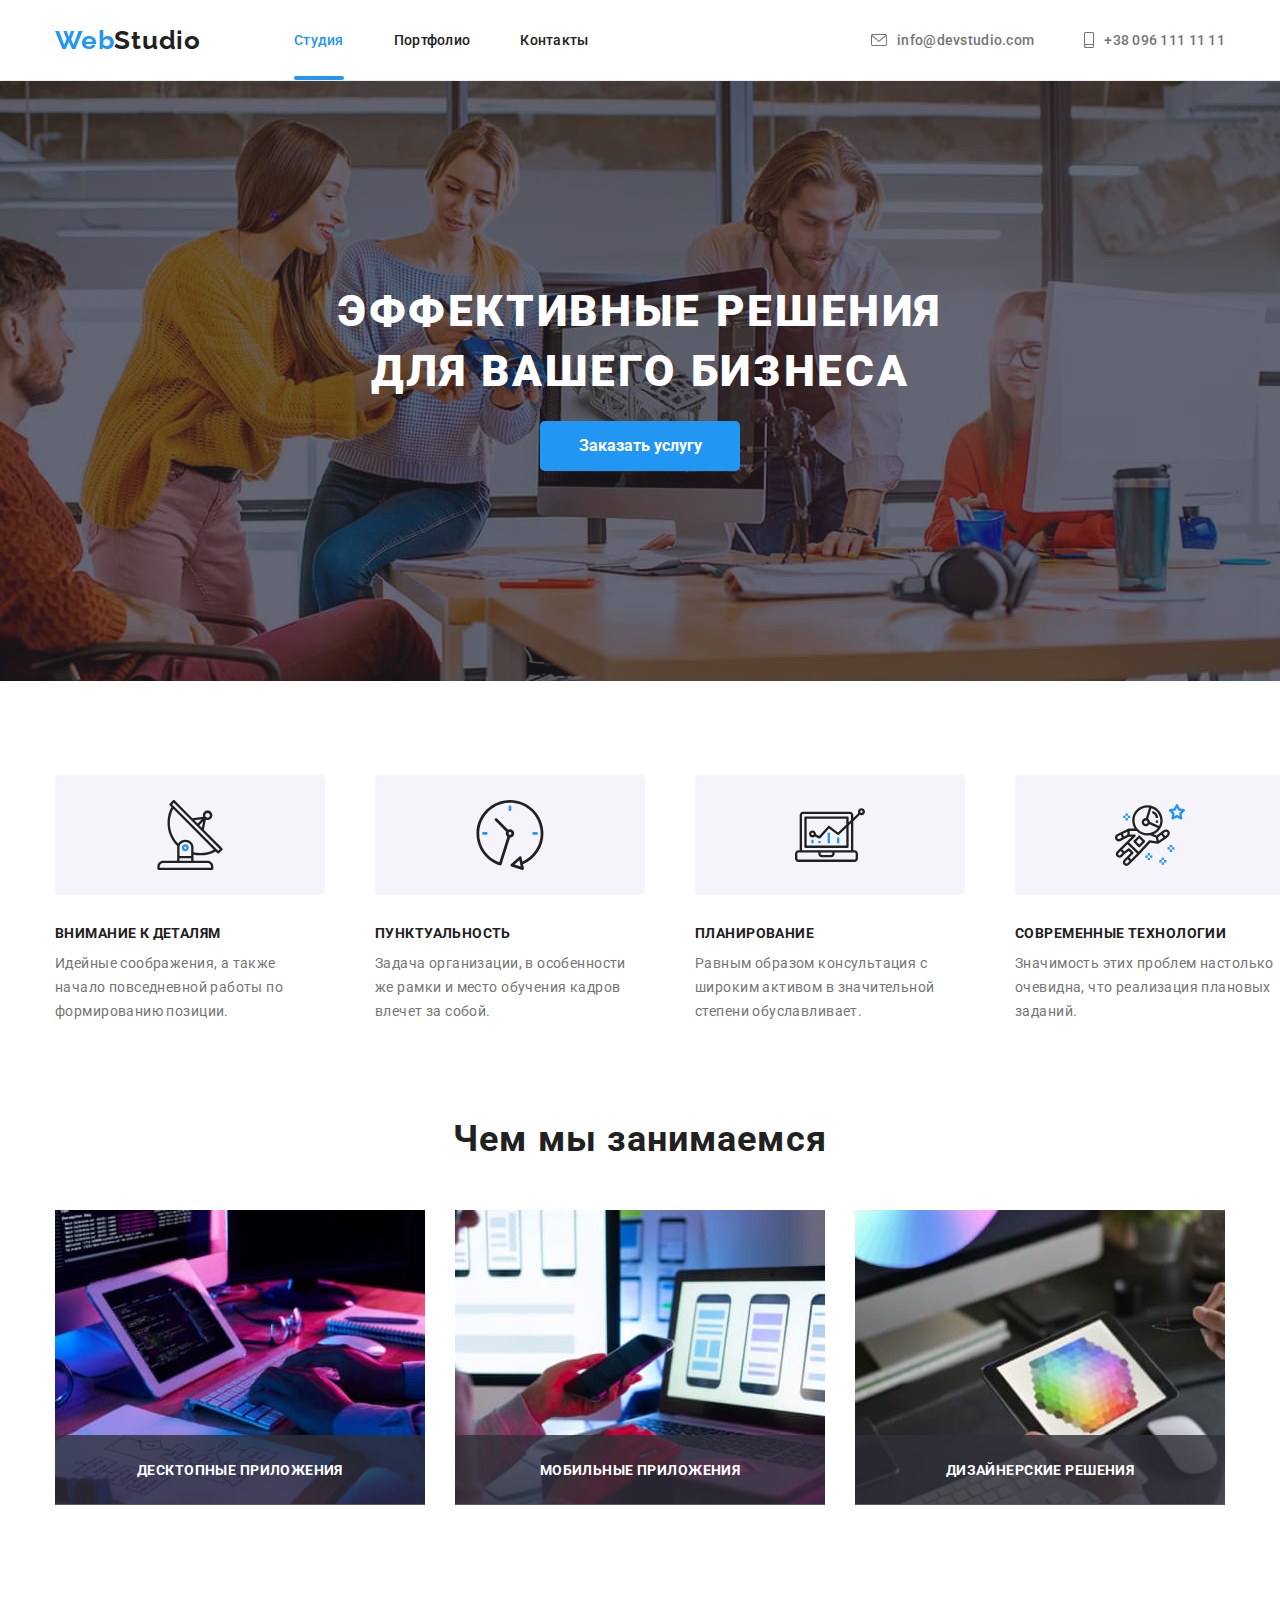
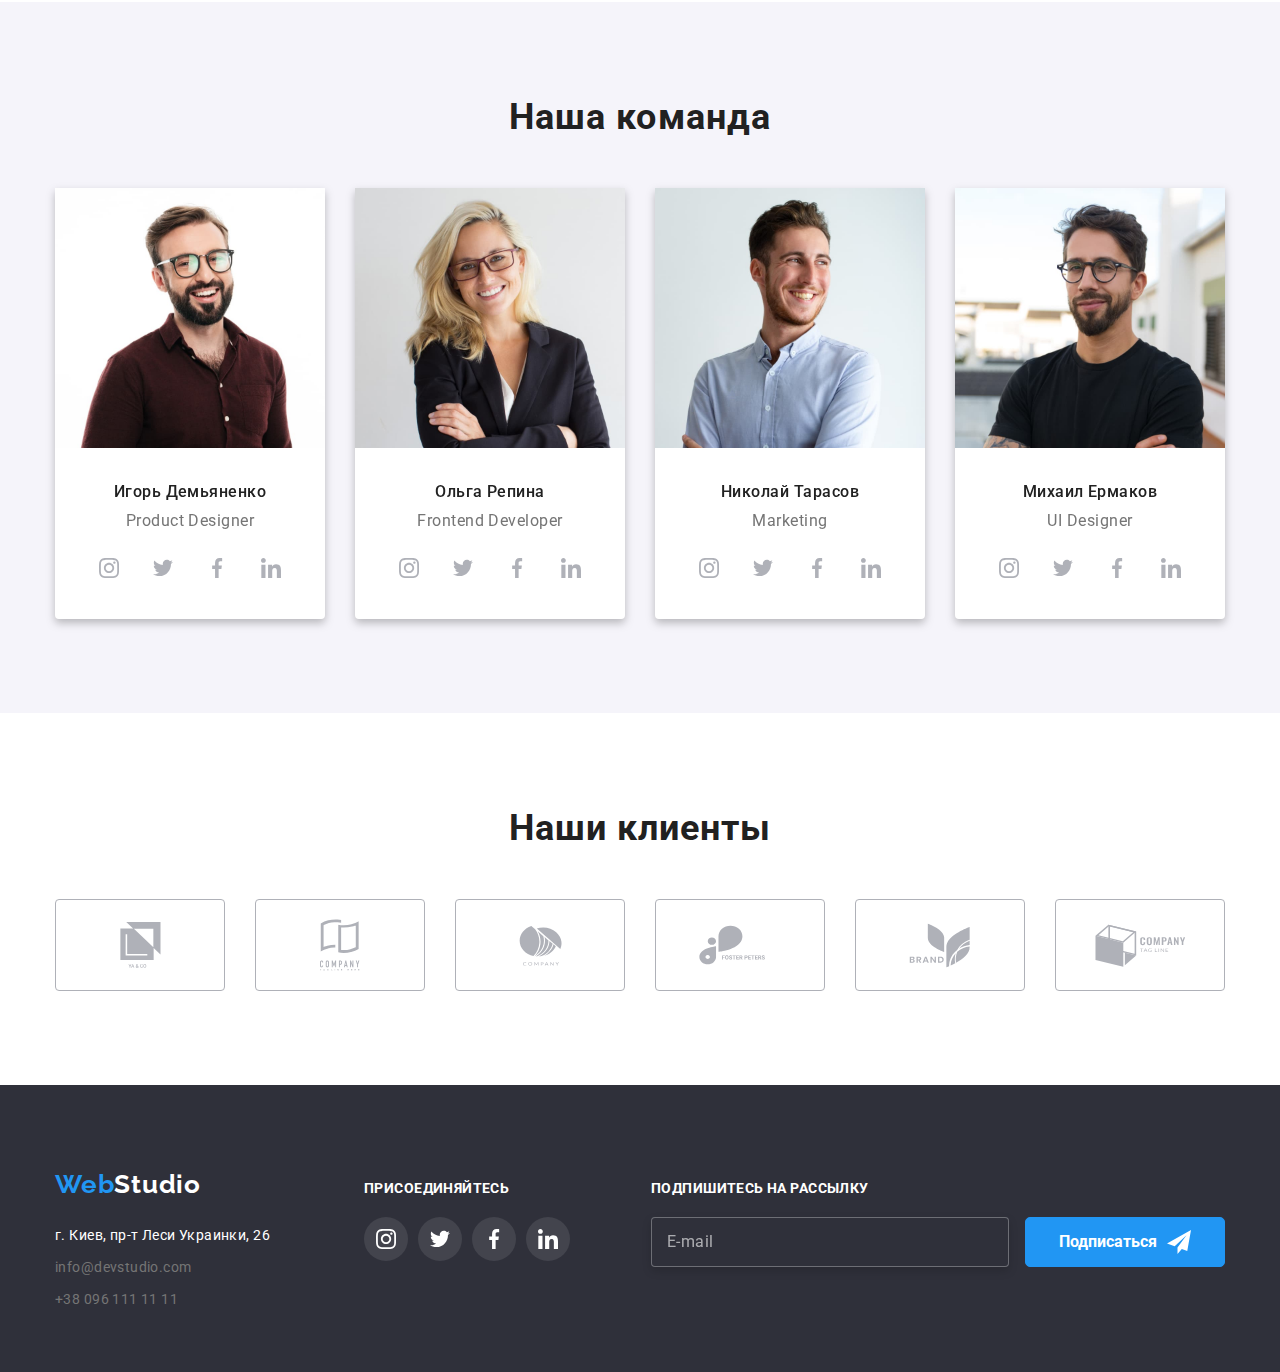
<file: index.html>
<!DOCTYPE html>
<html lang="en">

<head>
   <meta charset="UTF-8">
   <meta http-equiv="X-UA-Compatible" content="IE=edge">
   <meta name="viewport" content="width=device-width, initial-scale=1.0">
   <title>WebStudio</title>
   <link rel="preconnect" href="https://fonts.gstatic.com">
   <link
      href="https://fonts.googleapis.com/css2?family=Raleway:wght@700&family=Roboto:wght@400;500;700;900&display=swap"
      rel="stylesheet">
   <link rel="stylesheet" href="./css/main.min.css">
</head>

<body>
   <!-- Header -->
   <header class="header">
      <div class="container header-section">
         <!-- Название/логотип компании -->
         <a href="./index.html" class="main-logo">
            <span class="main-logo__first-part">Web</span>Studio
         </a>
         <!-- Навигация по сайту -->
         <nav>
            <ul class="navigation">
               <li class="navigation__item">
                  <a href="./index.html" class="navigation__link navigation__link--active">Студия</a>
               </li>
               <li class="navigation__item">
                  <a href="./potfolio.html" class="navigation__link">Портфолио</a>
               </li>
               <li class="navigation__item">
                  <a href="" class="navigation__link">Контакты</a>
               </li>
            </ul>
         </nav>
         <!-- Контакты -->
         <ul class="contact">
            <li class="contact__item">
               <a href="malito:info@devstudio.com" class="contact__links">
                  <svg class="contact__icons" width="16" height="12">
                     <use href="./images/icons.svg#icon-envelope"></use>
                  </svg>
                  info@devstudio.com
               </a>
            </li>
            <li class="contact__item">
               <a href="tel:+380961111111" class="contact__links">
                  <svg class="contact__icons" width="10" height="16">
                     <use href="./images/icons.svg#icon-smartphone"></use>
                  </svg>
                  +38 096 111 11 11
               </a>
            </li>
         </ul>
      </div>
   </header>
   <!-- Main -->
   <main>
      <!-- Секция - главный посыл -->
      <section class="service">
         <div class="hero-section">
            <h1 class="hero-section__header">Эффективные решения<br>для вашего бизнеса</h1>
            <button type="button" class="main-button hero-section__button" data-modal-open>Заказать услугу</button>
         </div>
         <div class="backdrop is-hidden" data-modal>
            <div class="modal">
               <button class="modal__close-button" data-modal-close>
                  <svg width="18px" height="18px">
                     <use href="./images/icons.svg#icon-close-button"></use>
                  </svg>
               </button>
               <form action="" autocomplete="on" class="js-speaker-form">
                  <h2 class="form-header">Оставьте свои данные, мы вам перезвоним</h2>
                  <div class="form-feild">
                     <label for="name" class="form-feild__label">Имя</label>
                     <div class="form-feild__input-parts">
                        <input type="text" name="name" id="name" class="form-feild__input">
                        <svg class="form-feild__icon" width="18px" height="18px">
                           <use href="./images/icons.svg#icon-form-person"></use>
                        </svg>
                     </div>
                  </div>
                  <div class="form-feild">
                     <label for="tel" class="form-feild__label">Телефон</label>
                     <div class="form-feild__input-parts">
                        <input type="text" name="tel" id="tel" class="form-feild__input">
                        <svg class="form-feild__icon" width="18px" height="18px">
                           <use href="./images/icons.svg#icon-form-phone"></use>
                        </svg>
                     </div>
                  </div>
                  <div class="form-feild">
                     <label for="mail" class="form-feild__label">Почта</label>
                     <div class="form-feild__input-parts">
                        <input type="email" name="mail" id="mail" class="form-feild__input">
                        <svg class="form-feild__icon" width="18px" height="18px">
                           <use href="./images/icons.svg#icon-form-mail"></use>
                        </svg>
                     </div>
                  </div>
                  <div class="form-feild">
                     <label for="comment" class="form-feild__label">Комментарий</label>
                     <textarea name="comment" id="comment" class="form-feild__textarea" cols="30" rows="10"
                        placeholder="Введите текст"></textarea>
                  </div>
                  <div class="policy">
                     <label class="policy__label">
                        <input class="policy__checkbox" type="checkbox" name="policy">
                        <span class="policy__icon"></span>Соглашаюсь с рассылкой и принимаю
                        <a href="#" class="policy__agreement"> Условия договора</a>
                     </label>
                  </div>
                  <div class="form-feild-button">
                     <button class="main-button" type="submit">Отправить</button>
                  </div>
               </form>
            </div>
         </div>
      </section>
      <!-- Секция - Чем мы занимаемся -->
      <section class="our-value">
         <div class="container">
            <div class="section">
               <ul class="our-value__list">
                  <li class="our-value__item">
                     <div class="our-value__container-for-icon">
                        <svg class="our-value__icon">
                           <use href="./images/icons.svg#antenna"></use>
                        </svg>
                     </div>
                     <h3 class="our-value__header">Внимание к деталям</h3>
                     <p class="our-value__descriptions">Идейные соображения, а также начало повседневной работы по
                        формированию позиции.</p>
                  </li>
                  <li class="our-value__item">
                     <div class="our-value__container-for-icon">
                        <svg class="our-value__icon">
                           <use href="./images/icons.svg#clock"></use>
                        </svg>
                     </div>
                     <h3 class="our-value__header">Пунктуальность</h3>
                     <p class="our-value__descriptions">Задача организации, в особенности же рамки и место обучения
                        кадров влечет за собой.</p>
                  </li>
                  <li class="our-value__item">
                     <div class="our-value__container-for-icon">
                        <svg class="our-value__icon">
                           <use href="./images/icons.svg#diagram"></use>
                        </svg>
                     </div>
                     <h3 class="our-value__header">Планирование</h3>
                     <p class="our-value__descriptions">Равным образом консультация с широким активом в значительной
                        степени обуславливает.</p>
                  </li>
                  <li class="our-value__item">
                     <div class="our-value__container-for-icon">
                        <svg class="our-value__icon">
                           <use href="./images/icons.svg#astronaut"></use>
                        </svg>
                     </div>
                     <h3 class="our-value__header">Современные технологии</h3>
                     <p class="our-value__descriptions">Значимость этих проблем настолько очевидна, что реализация
                        плановых заданий.</p>
                  </li>
               </ul>
            </div>
            <div class="what-we-do">
               <h2 class="page-header">Чем мы занимаемся</h2>
               <ul class="what-we-do__list">
                  <li class="what-we-do__item">
                     <img src="./images/image1.jpg" alt="Чем мы занимаемся1" width="370" height="294">
                     <div class="what-we-do__overlay-img">
                        <p class="what-we-do__overlay-text">Десктопные приложения</p>
                     </div>
                  </li>
                  <li class="what-we-do__item">
                     <img src="./images/image2.jpg" alt="Чем мы занимаемся2" width="370" height="294">
                     <div class="what-we-do__overlay-img">
                        <p class="what-we-do__overlay-text">Мобильные приложения</p>
                     </div>
                  </li>
                  <li class="what-we-do__item">
                     <img src="./images/image3.jpg" alt="Чем мы занимаемся3" width="370" height="294">
                     <div class="what-we-do__overlay-img">
                        <p class="what-we-do__overlay-text">Дизайнерские решения</p>
                     </div>
                  </li>
               </ul>
            </div>
         </div>
      </section>
      <!-- Секция - Наша команда -->
      <section class="our-team">
         <div class="container">
            <div class="section">
               <h2 class="page-header">Наша команда</h2>
               <ul class="our-team__list">
                  <li class="our-team__card">
                     <img class="our-team__photo" src="./images/teamcard1.jpg" alt="Игорь Демьяненко" width="270"
                        height="260">
                     <h3 class="our-team__member">Игорь Демьяненко</h3>
                     <p class="our-team__text">Product Designer</p>
                     <ul class="socialmedia our-team__socialmedia">
                        <li class="socialmedia__item">
                           <a href="#" class="socialmedia__link">
                              <svg class="socialmedia__icon">
                                 <use href="./images/icons.svg#instagram"></use>
                              </svg>
                           </a>
                        </li>
                        <li class="socialmedia__item">
                           <a href="#" class="socialmedia__link">
                              <svg class="socialmedia__icon">
                                 <use href="./images/icons.svg#twitter"></use>
                              </svg>
                           </a>
                        </li>
                        <li class="socialmedia__item">
                           <a href="#" class="socialmedia__link">
                              <svg class="socialmedia__icon">
                                 <use href="./images/icons.svg#facebook"></use>
                              </svg>
                           </a>
                        </li>
                        <li class="socialmedia__item">
                           <a href="#" class="socialmedia__link">
                              <svg class="socialmedia__icon">
                                 <use href="./images/icons.svg#linkedin"></use>
                              </svg>
                           </a>
                        </li>
                     </ul>
                  </li>
                  <li class="our-team__card">
                     <img class="our-team__photo" src="./images/teamcard2.jpg" alt="Ольга Репина" width="270"
                        height="260">
                     <h3 class="our-team__member">Ольга Репина</h3>
                     <p class="our-team__text">Frontend Developer</p>
                     <ul class="socialmedia our-team__socialmedia">
                        <li class="socialmedia__item">
                           <a href="#" class="socialmedia__link">
                              <svg class="socialmedia__icon">
                                 <use href="./images/icons.svg#instagram"></use>
                              </svg>
                           </a>
                        </li>
                        <li class="socialmedia__item">
                           <a href="#" class="socialmedia__link">
                              <svg class="socialmedia__icon">
                                 <use href="./images/icons.svg#twitter"></use>
                              </svg>
                           </a>
                        </li>
                        <li class="socialmedia__item">
                           <a href="#" class="socialmedia__link">
                              <svg class="socialmedia__icon">
                                 <use href="./images/icons.svg#facebook"></use>
                              </svg>
                           </a>
                        </li>
                        <li class="socialmedia__item">
                           <a href="#" class="socialmedia__link">
                              <svg class="socialmedia__icon">
                                 <use href="./images/icons.svg#linkedin"></use>
                              </svg>
                           </a>
                        </li>
                     </ul>
                  </li>
                  <li class="our-team__card">
                     <img class="our-team__photo" src="./images/teamcard3.jpg" alt="Николай Тарасов" width="270"
                        height="260">
                     <h3 class="our-team__member">Николай Тарасов</h3>
                     <p class="our-team__text">Marketing</p>
                     <ul class="socialmedia our-team__socialmedia">
                        <li class="socialmedia__item">
                           <a href="#" class="socialmedia__link">
                              <svg class="socialmedia__icon">
                                 <use href="./images/icons.svg#instagram"></use>
                              </svg>
                           </a>
                        </li>
                        <li class="socialmedia__item">
                           <a href="#" class="socialmedia__link">
                              <svg class="socialmedia__icon">
                                 <use href="./images/icons.svg#twitter"></use>
                              </svg>
                           </a>
                        </li>
                        <li class="socialmedia__item">
                           <a href="#" class="socialmedia__link">
                              <svg class="socialmedia__icon">
                                 <use href="./images/icons.svg#facebook"></use>
                              </svg>
                           </a>
                        </li>
                        <li class="socialmedia__item">
                           <a href="#" class="socialmedia__link">
                              <svg class="socialmedia__icon">
                                 <use href="./images/icons.svg#linkedin"></use>
                              </svg>
                           </a>
                        </li>
                     </ul>
                  </li>
                  <li class="our-team__card">
                     <img class="our-team__photo" src="./images/teamcard4.jpg" alt="Михаил Ермаков" width="270"
                        height="260">
                     <h3 class="our-team__member">Михаил Ермаков</h3>
                     <p class="our-team__text">UI Designer</p>
                     <ul class="socialmedia our-team__socialmedia">
                        <li class="socialmedia__item">
                           <a href="#" class="socialmedia__link">
                              <svg class="socialmedia__icon">
                                 <use href="./images/icons.svg#instagram"></use>
                              </svg>
                           </a>
                        </li>
                        <li class="socialmedia__item">
                           <a href="#" class="socialmedia__link">
                              <svg class="socialmedia__icon">
                                 <use href="./images/icons.svg#twitter"></use>
                              </svg>
                           </a>
                        </li>
                        <li class="socialmedia__item">
                           <a href="#" class="socialmedia__link">
                              <svg class="socialmedia__icon">
                                 <use href="./images/icons.svg#facebook"></use>
                              </svg>
                           </a>
                        </li>
                        <li class="socialmedia__item">
                           <a href="#" class="socialmedia__link">
                              <svg class="socialmedia__icon">
                                 <use href="./images/icons.svg#linkedin"></use>
                              </svg>
                           </a>
                        </li>
                     </ul>
                  </li>
               </ul>
            </div>
         </div>
      </section>
      <section class="our-clients section">
         <div class="container">
            <h2 class="page-header">Наши клиенты</h2>
            <ul class="our-clients__list">
               <li class="our-clients__item">
                  <a href="#" class="our-clients__link">
                     <svg class="our-clients__icon" width="41px" height="46px">
                        <use href="./images/icons.svg#client1"></use>
                     </svg>
                  </a>
               </li>
               <li class="our-clients__item">
                  <a href="#" class="our-clients__link">
                     <svg class="our-clients__icon" width="40px" height="52px">
                        <use href="./images/icons.svg#client2"></use>
                     </svg>
                  </a>
               </li>
               <li class="our-clients__item">
                  <a href="#" class="our-clients__link">
                     <svg class="our-clients__icon" width="43px" height="41px">
                        <use href="./images/icons.svg#client3"></use>
                     </svg>
                  </a>
               </li>
               <li class="our-clients__item">
                  <a href="#" class="our-clients__link">
                     <svg class="our-clients__icon" width="84px" height="40px">
                        <use href="./images/icons.svg#client4"></use>
                     </svg>
                  </a>
               </li>
               <li class="our-clients__item">
                  <a href="#" class="our-clients__link">
                     <svg class="our-clients__icon" width="62px" height="45px">
                        <use href="./images/icons.svg#client5"></use>
                     </svg>
                  </a>
               </li>
               <li class="our-clients__item">
                  <a href="#" class="our-clients__link">
                     <svg class="our-clients__icon" width="93px" height="43px">
                        <use href="./images/icons.svg#client6"></use>
                     </svg>
                  </a>
               </li>
            </ul>
         </div>
      </section>
   </main>
   <!-- Footer -->
   <footer class="footer">
      <div class="container footer__parts">
         <div class="addresses">
            <a href="" class="main-logo">
               <span class="main-logo__first-part">Web</span><span class="footer__main-logo">Studio</span>
            </a>
            <address>
               <ul class="addresses__list">
                  <li class="addresses__item">
                     <a href="" class="addresses__link"><span class="addresses__link--color">г. Киев, пр-т Леси
                           Украинки, 26</span></a>
                  </li>
                  <li class="addresses__item">
                     <a href="malito:info@devstudio.com" class="addresses__link">info@devstudio.com</a>
                  </li>
                  <li class="addresses__item">
                     <a href="tel:+380961111111" class="addresses__link">+38 096 111 11 11</a>
                  </li>
               </ul>
            </address>
         </div>
         <div class="subscribe">
            <h2 class="footer-tittle">Присоединяйтесь</h2>
            <ul class="socialmedia">
               <li class="socialmedia__item">
                  <a href="#" class="socialmedia__link footer__socialmedia-link">
                     <svg class="socialmedia__icon">
                        <use href="./images/icons.svg#instagram"></use>
                     </svg>
                  </a>
               </li>
               <li class="socialmedia__item">
                  <a href="#" class="socialmedia__link footer__socialmedia-link">
                     <svg class="socialmedia__icon">
                        <use href="./images/icons.svg#twitter"></use>
                     </svg>
                  </a>
               </li>
               <li class="socialmedia__item">
                  <a href="#" class="socialmedia__link footer__socialmedia-link">
                     <svg class="socialmedia__icon">
                        <use href="./images/icons.svg#facebook"></use>
                     </svg>
                  </a>
               </li>
               <li class="socialmedia__item">
                  <a href="#" class="socialmedia__link footer__socialmedia-link">
                     <svg class="socialmedia__icon">
                        <use href="./images/icons.svg#linkedin"></use>
                     </svg>
                  </a>
               </li>
            </ul>
         </div>
         <div class="footer-form">
            <form action="" class="js-speaker-form">
               <div>
                  <label for="mail-footer" class="footer-tittle footer-form__label">Подпишитесь на рассылку</label>
               </div>
               <div>
                  <input type="email" name="mail" id="mail-footer" class="footer-form__input" placeholder="E-mail">
                  <button type="submit" class="main-button footer-form__button">Подписаться
                     <svg class="footer-form__icon" width="24" height="24">
                        <use href="./images/icons.svg#icon-form-send"></use>
                     </svg>
                  </button>
               </div>
            </form>
         </div>
      </div>
   </footer>
   <script src="./js/modal.js"></script>
</body>

</html>
</file>
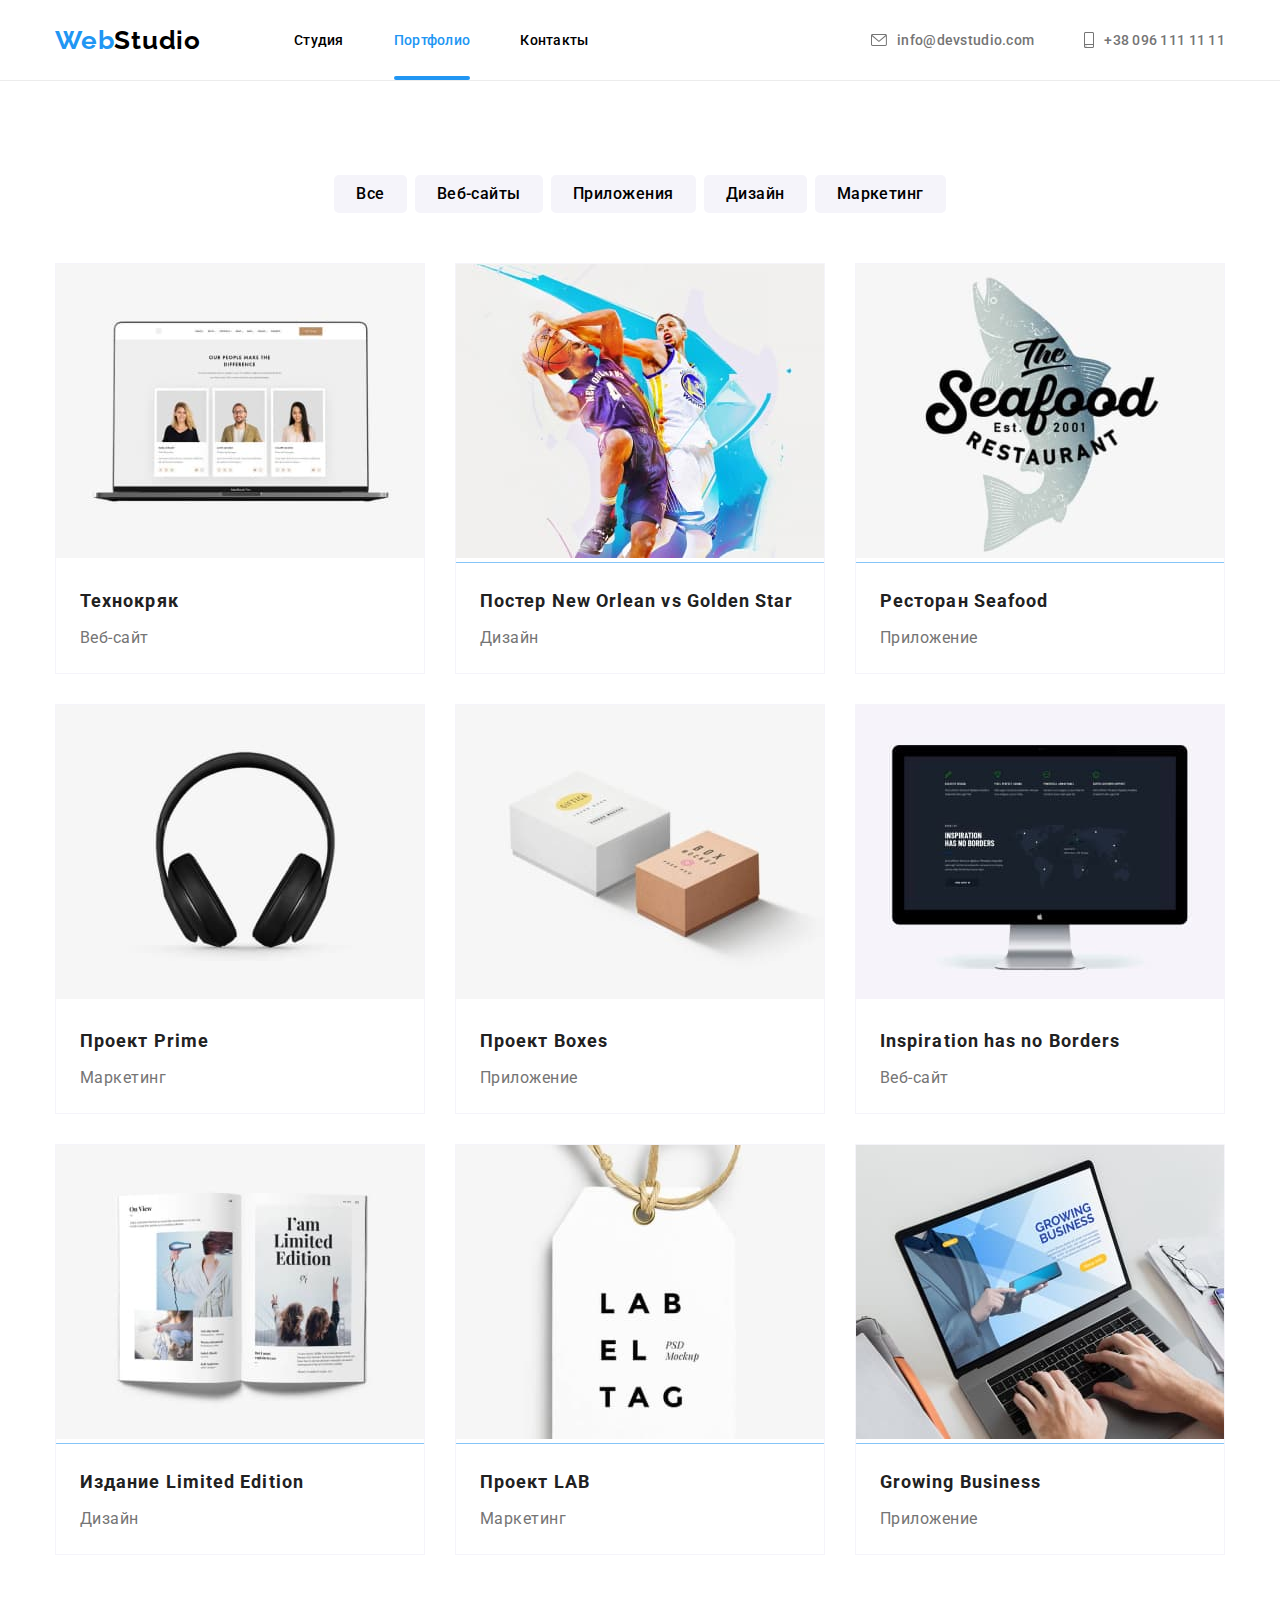
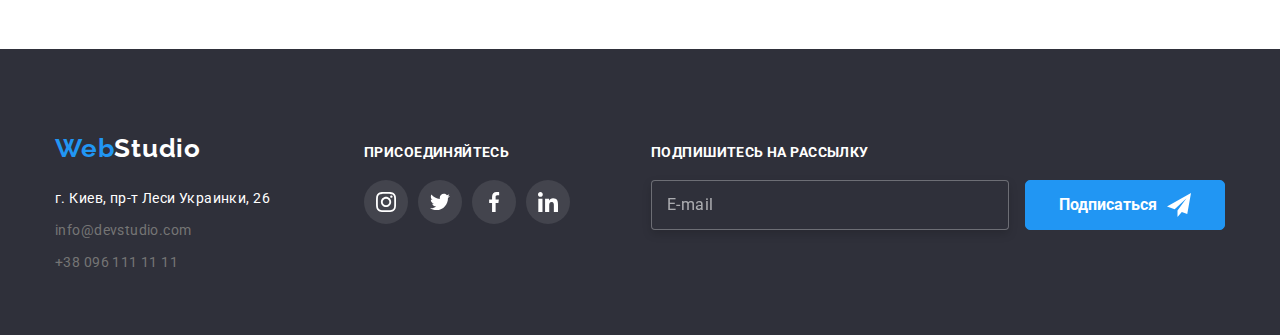
<file: potfolio.html>
<!DOCTYPE html>
<html lang="ru">

<head>
    <meta charset="UTF-8">
    <meta http-equiv="X-UA-Compatible" content="IE=edge">
    <meta name="viewport" content="width=device-width, initial-scale=1.0">
    <title>Портфолио</title>
    <link rel="preconnect" href="https://fonts.gstatic.com" />
    <link href="https://fonts.googleapis.com/css2?family=Raleway:wght@700&display=swap" rel="stylesheet" />
    <link rel="preconnect" href="https://fonts.gstatic.com">
    <link href="https://fonts.googleapis.com/css2?family=Roboto:wght@400;500;700;900&display=swap" rel="stylesheet" />
    <link rel="stylesheet"
        href="https://cdnjs.cloudflare.com/ajax/libs/modern-normalize/1.0.0/modern-normalize.min.css" />
    <link rel="stylesheet" href="./css/styles.css" />
</head>

<body>
    <!-- Header -->
    <header class="header">
        <div class="container header-section">
            <!-- Название/логотип компании -->
            <a href="./index.html" class="main-logo">
                <span class="main-logo__first-part">Web</span>Studio
            </a>
            <!-- Навигация по сайту -->
            <nav>
                <ul class="navigation">
                    <li class="navigation__item">
                        <a href="./index.html" class="navigation__link">Студия</a>
                    </li>
                    <li class="navigation__item">
                        <a href="./portfolio.html" class="navigation__link navigation__link--active">Портфолио</a>
                    </li>
                    <li class="navigation__item">
                        <a href="" class="navigation__link">Контакты</a>
                    </li>
                </ul>
            </nav>
            <!-- Контакты -->
            <ul class="contact">
                <li class="contact__item">
                    <a href="malito:info@devstudio.com" class="contact__links">
                        <svg class="contact__icons" width="16" height="12">
                            <use href="./images/icons.svg#icon-envelope"></use>
                        </svg>
                        info@devstudio.com
                    </a>
                </li>
                <li class="contact__item">
                    <a href="tel:+380961111111" class="contact__links">
                        <svg class="contact__icons" width="10" height="16">
                            <use href="./images/icons.svg#icon-smartphone"></use>
                        </svg>
                        +38 096 111 11 11
                    </a>
                </li>
            </ul>
        </div>
    </header>
    <main>
        <!-- Секция 1-->
        <section class="all-projects">
            <div class="container section">
                <ul class="project-buttons-list">
                    <li class="project-buttons-list__item">
                        <button type="button" class="project-buttons-list__button">Все</button>
                    </li>
                    <li class="project-buttons-list__item">
                        <button type="button" class="project-buttons-list__button">Веб-сайты</button>
                    </li>
                    <li class="project-buttons-list__item">
                        <button type="button" class="project-buttons-list__button">Приложения</button>
                    </li>
                    <li class="project-buttons-list__item">
                        <button type="button" class="project-buttons-list__button">Дизайн</button>
                    </li>
                    <li class="project-buttons-list__item">
                        <button type="button" class="project-buttons-list__button">Маркетинг</button>
                    </li>
                </ul>
                <ul class="project">
                    <li class="project__item">
                        <div class="project-overlay">
                            <a href="#">
                                <img src="./images/img1.jpg" alt="img1" width="370" height="294">
                                <p class="project-overlay__text">Технокряк это современная площадка распространения
                                    коронавируса.
                                    Компании используют эту платформу для цифрового
                                    шпионажа и атак на защищённые сервера конкурентов.Технокряк это современная площадка
                                    распространения
                                    коронавируса. Компании используют эту
                                    платформу для цифрового шпионажа и атак на защищённые сервера конкурентов.</p>
                            </a>
                        </div>
                        <div class="project-about">
                            <h3 class="project-about__header">Технокряк</h3>
                            <p class="project-about__type">Веб-сайт</p>
                        </div>
                    </li>
                    <li class="project__item">
                        <div class="project-overlay">
                            <img src="./images/img2.jpg" alt="img2" width="370" height="294">
                            <p class="project-overlay__text">Технокряк это современная площадка распространения
                                коронавируса. Компании
                                используют эту платформу для цифрового
                                шпионажа и атак на защищённые сервера конкурентов.</p>
                        </div>
                        <div class="project-about">
                            <h3 class="project-about__header">Постер New Orlean vs Golden Star</h3>
                            <p class="project-about__type">Дизайн</p>
                        </div>
                    </li>
                    <li class="project__item">
                        <div class="project-overlay">
                            <img src="./images/img3.jpg" alt="img3" width="370" height="294">
                            <p class="project-overlay__text">Технокряк это современная площадка распространения
                                коронавируса. Компании
                                используют эту платформу для цифрового
                                шпионажа и атак на защищённые сервера конкурентов.</p>
                        </div>
                        <div class="project-about">
                            <h3 class="project-about__header">Ресторан Seafood</h3>
                            <p class="project-about__type">Приложение</p>
                        </div>
                    </li>
                    <li class="project__item">
                        <div class="project-overlay">
                            <img src="./images/img4.jpg" alt="img4" width="370" height="294">
                            <p class="project-overlay__text">Технокряк это современная площадка распространения
                                коронавируса. Компании
                                используют эту
                                платформу для цифрового шпионажа и атак на защищённые сервера конкурентов.</p>
                        </div>
                        <div class="project-about">
                            <h3 class="project-about__header">Проект Prime</h3>
                            <p class="project-about__type">Маркетинг</p>
                        </div>
                    </li>
                    <li class="project__item">
                        <div class="project-overlay">
                            <img src="./images/img5.jpg" alt="img5" width="370" height="294">
                            <p class="project-overlay__text">Технокряк это современная площадка распространения
                                коронавируса. Компании
                                используют эту платформу для цифрового
                                шпионажа и атак на защищённые сервера конкурентов.</p>
                        </div>
                        <div class="project-about">
                            <h3 class="project-about__header">Проект Boxes</h3>
                            <p class="project-about__type">Приложение</p>
                        </div>
                    </li>
                    <li class="project__item">
                        <div class="project-overlay">
                            <img src="./images/img6.jpg" alt="img6" width="370" height="294">
                            <p class="project-overlay__text">Технокряк это современная площадка распространения
                                коронавируса. Компании
                                используют эту
                                платформу для цифрового шпионажа и атак на защищённые сервера конкурентов.</p>
                        </div>
                        <div class="project-about">
                            <h3 class="project-about__header">Inspiration has no Borders</h3>
                            <p class="project-about__type">Веб-сайт</p>
                        </div>
                    </li>
                    <li class="project__item">
                        <div class="project-overlay">
                            <img src="./images/img7.jpg" alt="img7" width="370" height="294">
                            <p class="project-overlay__text">Технокряк это современная площадка распространения
                                коронавируса. Компании
                                используют эту платформу для цифрового
                                шпионажа и атак на защищённые сервера конкурентов.</p>
                        </div>
                        <div class="project-about">
                            <h3 class="project-about__header">Издание Limited Edition</h3>
                            <p class="project-about__type">Дизайн</p>
                        </div>
                    </li>
                    <li class="project__item">
                        <div class="project-overlay">
                            <img src="./images/img8.jpg" alt="img8" width="370" height="294">
                            <p class="project-overlay__text">Технокряк это современная площадка распространения
                                коронавируса. Компании
                                используют эту платформу для цифрового
                                шпионажа и атак на защищённые сервера конкурентов.</p>
                        </div>
                        <div class="project-about">
                            <h3 class="project-about__header">Проект LAB</h3>
                            <p class="project-about__type">Маркетинг</p>
                        </div>
                    </li>
                    <li class="project__item">
                        <div class="project-overlay">
                            <img src="./images/img9.jpg" alt="img9" width="370" height="294">
                            <p class="project-overlay__text">Технокряк это современная площадка распространения
                                коронавируса. Компании
                                используют эту платформу для цифрового
                                шпионажа и атак на защищённые сервера конкурентов.</p>
                        </div>
                        <div class="project-about">
                            <h3 class="project-about__header">Growing Business</h3>
                            <p class="project-about__type">Приложение</p>
                        </div>
                    </li>
                </ul>
            </div>
        </section>
    </main>
    <footer class="footer">
        <div class="container footer__parts">
            <div class="addresses">
                <a href="" class="main-logo">
                    <span class="main-logo__first-part">Web</span><span class="footer__main-logo">Studio</span>
                </a>
                <address>
                    <ul class="addresses__list">
                        <li class="addresses__item">
                            <a href="" class="addresses__link"><span class="addresses__link--color">г. Киев, пр-т Леси
                                    Украинки, 26</span></a>
                        </li>
                        <li class="addresses__item">
                            <a href="malito:info@devstudio.com" class="addresses__link">info@devstudio.com</a>
                        </li>
                        <li class="addresses__item">
                            <a href="tel:+380961111111" class="addresses__link">+38 096 111 11 11</a>
                        </li>
                    </ul>
                </address>
            </div>
            <div class="subscribe">
                <h2 class="footer-tittle">Присоединяйтесь</h2>
                <ul class="socialmedia">
                    <li class="socialmedia__item">
                        <a href="#" class="socialmedia__link footer__socialmedia-link">
                            <svg class="socialmedia__icon">
                                <use href="./images/icons.svg#instagram"></use>
                            </svg>
                        </a>
                    </li>
                    <li class="socialmedia__item">
                        <a href="#" class="socialmedia__link footer__socialmedia-link">
                            <svg class="socialmedia__icon">
                                <use href="./images/icons.svg#twitter"></use>
                            </svg>
                        </a>
                    </li>
                    <li class="socialmedia__item">
                        <a href="#" class="socialmedia__link footer__socialmedia-link">
                            <svg class="socialmedia__icon">
                                <use href="./images/icons.svg#facebook"></use>
                            </svg>
                        </a>
                    </li>
                    <li class="socialmedia__item">
                        <a href="#" class="socialmedia__link footer__socialmedia-link">
                            <svg class="socialmedia__icon">
                                <use href="./images/icons.svg#linkedin"></use>
                            </svg>
                        </a>
                    </li>
                </ul>
            </div>
            <div class="footer-form">
                <form action="" class="js-speaker-form">
                    <div>
                        <label for="mail-footer" class="footer-tittle footer-form__label">Подпишитесь на
                            рассылку</label>
                    </div>
                    <div>
                        <input type="email" name="mail" id="mail-footer" class="footer-form__input"
                            placeholder="E-mail">
                        <button type="submit" class="main-button footer-form__button">Подписаться
                            <svg class="footer-form__icon" width="24" height="24">
                                <use href="./images/icons.svg#icon-form-send"></use>
                            </svg>
                        </button>
                    </div>
                </form>
            </div>
        </div>
    </footer>
</body>

</html>
</body>

</html>
</file>
<file: css/styles.css>
html {
  box-sizing: border-box;
}
*,
*::before,
*::after {
  box-sizing: inherit;
}
/* variables */
:root {
  --blue: #2196f3;
  --black: #212121;
  --light-grey: #757575;
  --very-light-grey: #f5f4fa;
  --grey: #2f303a;
  --white: #fff;
  --main-button-hover-color: #188ce8;
  --main-font: "Roboto", sans-serif;
  --logo-font: "Raleway", sans-serif;
}
body {
  font-family: var(--main-font);
  color: var(--primary-text-color);
}
ul {
  list-style: none;
  padding: 0;
  margin: 0;
}
h1,
h2,
h3,
h4,
h5,
h6,
p {
  margin-top: 0;
  margin-bottom: 0;
}

.container {
  padding-right: 15px;
  padding-left: 15px;
  margin-left: auto;
  margin-right: auto;
  width: 1200px;
}
a {
  display: block;
  text-decoration: none;
  color: inherit;
}
.header-section {
  display: flex;
  align-items: center;
}

.header {
  background-color: var(--white);
  border-bottom: 1px solid #ececec;
}

/* logo*/
.main-logo {
  display: block;
  font-family: var(--logo-font);
  font-size: 26px;
  font-weight: 700;
  line-height: 1.173;
  letter-spacing: 0.03em;
  margin-right: 93px;
  padding-top: 24px;
  padding-bottom: 24px;
}
.main-logo__first-part {
  color: var(--blue);
}

/* nav list */
.navigation {
  display: flex;
}

.navigation__item + .navigation__item {
  margin-left: 50px;
}

.navigation__link {
  font-family: var(--main-font);
  font-style: normal;
  font-weight: 500;
  font-size: 14px;
  line-height: 1.172;
  letter-spacing: 0.02em;
  display: block;
  padding-top: 32px;
  padding-bottom: 32px;
  position: relative;
  transition-property: color;
  transition-duration: 250ms;
  transition-timing-function: cubic-bezier(0.4, 0, 0.2, 1);
}

.navigation__link::after {
  position: absolute;
  content: "";
  left: 0;
  bottom: 0;
  width: 100%;
  height: 4px;
  background-color: var(--blue);
  border-radius: 2px;
  opacity: 0;
  transition-property: opacity;
  transition-duration: 250ms;
  transition-timing-function: cubic-bezier(0.4, 0, 0.2, 1);
}

.navigation__link:hover::after {
  opacity: 1;
}

/* я на этой странице */

.navigation__link--active {
  color: var(--blue);
  position: relative;
}

.navigation__link--active::after {
  display: block;
  position: absolute;
  content: "";
  left: 0;
  bottom: 0;
  width: 100%;
  height: 4px;
  background-color: var(--blue);
  border-radius: 2px;
  opacity: 1;
}

/* contact-list */
.contact {
  display: flex;
  margin-left: auto;
}

.contact__item + .contact__item {
  margin-left: 50px;
}

.contact__links {
  color: var(--light-grey);
  font-family: var(--main-font);
  font-style: normal;
  font-weight: 500;
  font-size: 14px;
  line-height: 1.172;
  letter-spacing: 0.02em;
  display: block;
  padding-top: 32px;
  padding-bottom: 32px;
  display: inline-flex;
  align-items: center;
  transition-property: color;
  transition-duration: 250ms;
  transition-timing-function: cubic-bezier(0.4, 0, 0.2, 1);
}

.contact__icons {
  fill: currentColor;
  margin-right: 10px;
}

.navigation__link:focus,
.navigation__link:hover,
.contact__links:focus,
.contact__links:hover {
  color: var(--blue);
}
/* я на этой странице */

.service {
  background-color: white;
}

.hero-section {
  padding-top: 200px;
  padding-bottom: 200px;
  text-align: center;
  max-width: 1600px;
  height: 600px;
  margin-left: auto;
  margin-right: auto;
  background-image: linear-gradient(
      to right,
      rgba(47, 48, 58, 0.4),
      rgba(47, 48, 58, 0.4)
    ),
    url(../images/hero-img.jpg);
  background-repeat: no-repeat;
  background-position: center;
  background-size: cover;
}

.hero-section__header {
  color: white;
  font-weight: 900;
  font-size: 44px;
  line-height: 60px;
  letter-spacing: 0.06em;
  text-transform: uppercase;
  margin-bottom: 20px;
}

.main-button {
  width: 200px;
  height: 50px;
  font-family: var(--main-font);
  background-color: var(--blue);
  color: white;
  font-size: 16px;
  line-height: 1.875;
  font-weight: 700;
  border: 0;
  border-radius: 5px;
  padding: 10px 32px;
  cursor: pointer;
  transition-property: background-color, box-shadow;
  transition-duration: 250ms;
  transition-timing-function: cubic-bezier(0.4, 0, 0.2, 1);
}

.main-button:hover,
.main-button:focus {
  background-color: var(--main-button-hover-color);
  box-shadow: 0px 4px 4px rgba(0, 0, 0, 0.15);
}

/* модалка */
.backdrop {
  position: fixed;
  top: 0;
  left: 0;
  width: 100%;
  height: 100%;
  background-color: rgba(0, 0, 0, 0.2);
  z-index: 1;
  opacity: 1;
  transition: opacity 250ms cubic-bezier(0.4, 0, 0.2, 1);
}

.is-hidden {
  opacity: 0;
  pointer-events: none;
}

.modal {
  position: absolute;
  top: 50%;
  left: 50%;
  transform: translate(-50%, -50%);
  min-width: 528px;
  min-height: 581px;
  background-color: white;
  padding: 40px;
}

.modal__close-button {
  position: absolute;
  top: 8px;
  right: 8px;
  width: 30px;
  height: 30px;
  border: 1px solid #e6e6e6;
  border-radius: 50%;
  background-color: white;
  display: flex;
  justify-content: center;
  align-items: center;
  cursor: pointer;
  transition-property: fill;
  transition-duration: 250ms;
  transition-timing-function: cubic-bezier(0.4, 0, 0.2, 1);
}

.modal__close-button:hover,
.modal__close-button:focus {
  fill: var(--blue);
}

.form-header {
  font-family: Roboto;
  font-style: normal;
  font-weight: 700;
  font-size: 20px;
  line-height: 23px;
  text-align: center;
  letter-spacing: 0.03em;
  color: #212121;
  margin-bottom: 12px;
}

.form-feild {
  display: flex;
  flex-direction: column;
  margin-bottom: 10px;
}

.form-feild__label {
  font-family: Roboto;
  font-style: normal;
  font-weight: 400;
  font-size: 12px;
  line-height: 14px;
  letter-spacing: 0.01em;
  color: #757575;
  margin-bottom: 4px;
}

.form-feild__input-parts {
  position: relative;
}

.form-feild__input {
  width: 100%;
  height: 40px;
  padding-left: 42px;
  padding-top: 12px;
  padding-bottom: 12px;
  border: 1px solid rgba(33, 33, 33, 0.2);
  border-radius: 4px;
  outline: none;
  transition-property: border;
  transition-duration: 250ms;
  transition-timing-function: cubic-bezier(0.4, 0, 0.2, 1);
}

.form-feild__icon {
  position: absolute;
  left: 12px;
  top: 11px;
  fill: black;
  transition-property: fill;
  transition-duration: 250ms;
  transition-timing-function: cubic-bezier(0.4, 0, 0.2, 1);
}

.form-feild__input:focus {
  border: 1px solid var(--blue);
}

.form-feild__input:focus ~ .form-feild__icon {
  fill: var(--blue);
}

.form-feild__textarea {
  margin-top: 4px;
  padding: 12px 16px;
  resize: none;
  height: 120px;
  border: 1px solid rgba(33, 33, 33, 0.2);
  border-radius: 4px;
  outline: none;
  transition-property: border;
  transition-duration: 250ms;
  transition-timing-function: cubic-bezier(0.4, 0, 0.2, 1);
}

.form-feild__textarea::placeholder {
  font-family: Roboto;
  font-style: normal;
  font-weight: 400;
  font-size: 14px;
  line-height: 16px;
  letter-spacing: 0.01em;
  color: rgba(117, 117, 117, 0.5);
}

.form-feild__textarea:focus {
  border: 1px solid var(--blue);
}

.policy {
  display: flex;
  align-items: center;
  justify-content: center;
  margin-bottom: 30px;
}

.policy__label {
  display: flex;
  align-items: center;
  font-family: Roboto;
  font-style: normal;
  font-weight: normal;
  font-size: 14px;
  line-height: 24px;
  letter-spacing: 0.03em;
  color: #757575;
}

.policy__checkbox {
  position: absolute;
  width: 1px;
  height: 1px;
  margin: -1px;
  border: 0;
  padding: 0;
  clip: rect(0 0 0 0);
  overflow: hidden;
}

.policy__icon {
  display: inline-block;
  width: 16px;
  height: 15px;
  margin-right: 7px;
  border-radius: 2px;
  border: 2px solid #212121;
  transition-property: background-color, border, background-image;
  transition-duration: 250ms;
  transition-timing-function: cubic-bezier(0.4, 0, 0.2, 1);
}

.policy__checkbox:checked + .policy__icon {
  background-color: var(--blue);
  border: 2px solid var(--blue);
  background-image: url(../images/icon-check.svg);
  background-size: contain;
  background-origin: border-box;
}

.policy__agreement {
  font-family: Roboto;
  font-style: normal;
  font-weight: normal;
  font-size: 14px;
  line-height: 24px;
  letter-spacing: 0.03em;
  text-decoration-line: underline;
  color: var(--blue);
  margin-left: 6px;
}

.form-feild-button {
  display: flex;
  justify-content: center;
}

/* our-values */
.our-values {
  background-color: var(--white);
}

.section {
  padding-top: 94px;
  padding-bottom: 94px;
}

.our-value__list {
  display: flex;
}

.our-value__item + .our-value__item {
  margin-left: 50px;
}

.our-value__container-for-icon {
  background-color: var(--very-light-grey);
  width: 270px;
  height: 120px;
  border-radius: 4px;
  margin-bottom: 30px;
  display: flex;
  justify-content: center;
  align-items: center;
}

.our-value__icon {
  width: 70px;
  height: 70px;
}

.our-value__header {
  font-style: normal;
  font-weight: 700;
  font-size: 14px;
  line-height: 1.172;
  letter-spacing: 0.03em;
  text-transform: uppercase;
  margin-bottom: 10px;
}

.our-value__descriptions {
  color: var(--light-grey);
  font-style: normal;
  font-weight: 400;
  font-size: 14px;
  line-height: 1.714;
  letter-spacing: 0.03em;
}

/* what-we-do */
.what-we-do__section {
  padding-bottom: 94px;
}

.page-header {
  font-style: normal;
  font-weight: 700;
  font-size: 36px;
  line-height: 1.171;
  text-align: center;
  letter-spacing: 0.03em;
  margin-bottom: 50px;
}

.what-we-do__list {
  display: flex;
}

.what-we-do__item + .what-we-do__item {
  margin-left: 30px;
}

.what-we-do__item {
  position: relative;
}

.what-we-do__overlay-img {
  width: 370px;
  height: 70px;
  display: flex;
  justify-content: center;
  align-items: center;
  position: absolute;
  left: 0;
  bottom: 3px;
  background: rgba(47, 48, 58, 0.8);
}

.what-we-do__overlay-text {
  color: white;
  font-family: Roboto;
  font-style: normal;
  font-weight: 700;
  font-size: 14px;
  line-height: 1.19;
  text-align: center;
  letter-spacing: 0.03em;
  text-transform: uppercase;
}

/* Наша команда */
.our-team {
  background-color: var(--very-light-grey);
}

.our-team__list {
  display: flex;
}

.our-team__card {
  background-color: white;
  border-radius: 0px 0px 4px 4px;
  filter: drop-shadow(0px 4px 4px rgba(0, 0, 0, 0.25));
}

.our-team__card + .our-team__card {
  margin-left: 30px;
}

.our-team__photo {
  margin-bottom: 30px;
}

.our-team__member {
  font-style: normal;
  font-weight: 500;
  font-size: 16px;
  line-height: 1.171;
  text-align: center;
  letter-spacing: 0.03em;
  margin-bottom: 10px;
}

.our-team__text {
  color: var(--light-grey);
  font-style: normal;
  font-weight: 400;
  font-size: 16px;
  line-height: 1.171;
  text-align: center;
  letter-spacing: 0.03em;
  margin-bottom: 16px;
}

.socialmedia {
  display: flex;
}

.our-team__socialmedia {
  justify-content: center;
  margin-bottom: 29px;
}

.socialmedia__item + .socialmedia__item {
  margin-left: 10px;
}

.socialmedia__link {
  width: 44px;
  height: 44px;
  color: #afb1b8;
  border-radius: 50%;
  display: flex;
  justify-content: center;
  align-items: center;
  transition-property: background-color, color;
  transition-duration: 250ms;
  transition-timing-function: cubic-bezier(0.4, 0, 0.2, 1);
}

.socialmedia__link:hover {
  background-color: var(--blue);
  filter: drop-shadow(0px 4px 4px rgba(0, 0, 0, 0.25));
  color: white;
}

.socialmedia__icon {
  width: 20px;
  height: 20px;
  fill: currentColor;
}

.socialmedia__icon:hover {
  fill: currentColor;
}

/* Наши клиенты */
.our-clients__list {
  display: flex;
  justify-content: center;
  margin: 0 auto;
  justify-content: center;
}

.our-clients__item + .our-clients__item {
  margin-left: 30px;
}

.our-clients__link {
  width: 170px;
  height: 92px;
  color: #afb1b8;
  border: 1px solid #afb1b8;
  border-radius: 4px;
  display: flex;
  justify-content: center;
  align-items: center;
  transition-property: color, border;
  transition-duration: 250ms;
  transition-timing-function: cubic-bezier(0.4, 0, 0.2, 1);
}

.our-clients__link:hover {
  border: 1px solid var(--blue);
  border-radius: 4px;
  color: var(--blue);
}

.our-clients__icon {
  fill: currentColor;
}

/* футтер */
.footer {
  background-color: var(--grey);
  padding-top: 60px;
  padding-bottom: 60px;
}

.footer__parts {
  display: flex;
  align-items: baseline;
}

.footer__main-logo {
  color: #fff;
}

.addresses__link--color {
  color: #fff;
  transition-property: color;
  transition-duration: 250ms;
  transition-timing-function: cubic-bezier(0.4, 0, 0.2, 1);
}

.addresses__item {
  margin-bottom: 8px;
}

.addresses__item:last-child {
  margin-bottom: 0;
}

.addresses__link {
  color: var(--light-grey);
  font-style: normal;
  font-weight: 400;
  font-size: 14px;
  line-height: 1.714;
  letter-spacing: 0.03em;
  transition-property: color;
  transition-duration: 250ms;
  transition-timing-function: cubic-bezier(0.4, 0, 0.2, 1);
}

.addresses__link--color:focus,
.addresses__link--color:hover {
  color: var(--blue);
}

.addresses__link:focus,
.addresses__link:hover {
  color: var(--blue);
}

.subscribe {
  margin-left: 70px;
}

.footer-tittle {
  color: #fff;
  font-style: normal;
  font-weight: 700;
  font-size: 14px;
  line-height: 1.172;
  letter-spacing: 0.03em;
  text-transform: uppercase;
  margin-bottom: 20px;
}

.footer__socialmedia-link {
  background-color: #43444d;
  color: white;
}

.footer-form {
  display: flex;
  flex-direction: column;
  margin-left: auto;
}

.footer-form__label {
  display: block;
  margin-bottom: 20px;
}

.footer-form__input {
  outline: none;
  width: 358px;
  height: 50px;
  padding: 16px 15px;
  margin-right: 12px;
  background-color: var(--grey);
  border: 1px solid rgba(255, 255, 255, 0.3);
  filter: drop-shadow(0px 4px 4px rgba(0, 0, 0, 0.15));
  border-radius: 4px;
  font-family: Roboto;
  font-style: normal;
  font-weight: 400;
  font-size: 16px;
  line-height: 20px;
  letter-spacing: 0.03em;
  color: rgba(255, 255, 255, 0.6);
}

.footer-form__input::placeholder {
  font-family: Roboto;
  font-style: normal;
  font-weight: 400;
  font-size: 16px;
  line-height: 20px;
  letter-spacing: 0.03em;
  color: rgba(255, 255, 255, 0.6);
}

.footer-form__button {
  display: inline-flex;
  align-items: center;
  justify-content: center;
  border: 1px solid var(--blue);
}

.footer-form__icon {
  margin-left: 10px;
}

/* PORTFOLIO PAGE */

.project-buttons-list {
  display: flex;
  margin-bottom: 50px;
  justify-content: center;
}

.project-buttons-list__item + .project-buttons-list__item {
  margin-left: 8px;
}

.project-buttons-list__button {
  font-family: var(--main-font);
  background-color: var(--very-light-grey);
  color: #000;
  font-size: 16px;
  line-height: 1.625;
  font-weight: 500;
  border: 0;
  border-radius: 5px;
  padding: 6px 22px;
  cursor: pointer;
  text-align: center;
  letter-spacing: 0.03em;
  transition-property: background-color color;
  transition-duration: 250ms;
  transition-timing-function: cubic-bezier(0.4, 0, 0.2, 1);
}

.project-buttons-list__button:hover,
.project-buttons-list__button:focus {
  background-color: var(--blue);
  color: var(--white);
  filter: drop-shadow(0px 4px 4px rgba(0, 0, 0, 0.25));
}

.project {
  display: flex;
  flex-wrap: wrap;
  cursor: pointer;
}

.project__item {
  width: 370px;
  margin-right: 30px;
  margin-bottom: 30px;
  border: solid 1px #f5f4fa;
  transition-property: box-shadow;
  transition-duration: 250ms;
  transition-timing-function: cubic-bezier(0.4, 0, 0.2, 1);
}

.project__item:hover {
  box-shadow: 0px 1px 1px rgba(0, 0, 0, 0.12), 0px 4px 4px rgba(0, 0, 0, 0.06),
    1px 4px 6px rgba(0, 0, 0, 0.16);
}

.project__item:nth-child(3n) {
  margin-right: 0;
}

.project__item:nth-last-child(-n + 3) {
  margin-bottom: 0px;
}

/* выезжает окно на карточку */
.project-overlay {
  position: relative;
  overflow: hidden;
}

.project-overlay__text {
  position: absolute;
  left: 0;
  top: 0;
  width: 100%;
  height: 100%;
  background-color: rgba(33, 150, 243, 0.9);
  transform: translateY(100%);
  transition: transform 250ms cubic-bezier(0.4, 0, 0.2, 1);
  color: white;
  font-family: Roboto;
  font-style: normal;
  font-weight: 400;
  font-size: 18px;
  line-height: 1.556;
  letter-spacing: 0.03em;
  align-items: center;
  justify-content: center;
  overflow: auto;
  padding: 63px 24px 63px 24px;
}

.project__item:hover .project-overlay__text {
  transform: translateY(0);
}

.project-about {
  padding: 20px 24px 20px 24px;
}

.project-about__header {
  color: var(--black);
  font-style: normal;
  font-weight: 700;
  font-size: 18px;
  line-height: 2;
  letter-spacing: 0.06em;
  margin-bottom: 4px;
}

.project-about__type {
  color: var(--light-grey);
  font-style: normal;
  font-weight: 400;
  font-size: 16px;
  line-height: 1.875;
  letter-spacing: 0.03em;
}
</file>
<file: css/main.min.css>
/*! modern-normalize v1.1.0 | MIT License | https://github.com/sindresorhus/modern-normalize */*,::before,::after{-webkit-box-sizing:border-box;box-sizing:border-box}html{line-height:1.15;-webkit-text-size-adjust:100%;-moz-tab-size:4;-o-tab-size:4;tab-size:4}body{margin:0;font-family:system-ui,-apple-system,"Segoe UI",Roboto,Helvetica,Arial,sans-serif,"Apple Color Emoji","Segoe UI Emoji"}hr{height:0;color:inherit}abbr[title]{-webkit-text-decoration:underline dotted;text-decoration:underline dotted}b,strong{font-weight:bolder}code,kbd,samp,pre{font-family:ui-monospace, SFMono-Regular, Consolas, "Liberation Mono", Menlo,
 monospace;font-size:1em}small{font-size:80%}sub,sup{font-size:75%;line-height:0;position:relative;vertical-align:baseline}sub{bottom:-0.25em}sup{top:-0.5em}table{text-indent:0;border-color:inherit}button,input,optgroup,select,textarea{font-family:inherit;font-size:100%;line-height:1.15;margin:0}button,select{text-transform:none}button,[type="button"],[type="reset"],[type="submit"]{-webkit-appearance:button}::-moz-focus-inner{border-style:none;padding:0}:-moz-focusring{outline:1px dotted ButtonText}:-moz-ui-invalid{box-shadow:none}legend{padding:0}progress{vertical-align:baseline}::-webkit-inner-spin-button,::-webkit-outer-spin-button{height:auto}[type="search"]{-webkit-appearance:textfield;outline-offset:-2px}::-webkit-search-decoration{-webkit-appearance:none}::-webkit-file-upload-button{-webkit-appearance:button;font:inherit}summary{display:list-item}*{margin:0;padding:0}ul{list-style:none}body{font-family:"Roboto",sans-serif;color:#212121}a{color:inherit;text-decoration:none}.container{width:1200px;padding-left:15px;padding-right:15px;margin-left:auto;margin-right:auto}.main-logo{display:block;font-family:"Raleway",sans-serif;font-size:26px;font-weight:700;line-height:1.173;letter-spacing:0.03em;margin-right:93px;padding-top:24px;padding-bottom:24px}.main-logo__first-part{color:#2196f3}.footer__main-logo{color:#fff}.main-button{width:200px;height:50px;font-family:"Roboto",sans-serif;background-color:#2196f3;color:#fff;font-size:16px;line-height:1.875;font-weight:700;border:0;border-radius:5px;padding:10px 32px;cursor:pointer;-webkit-transition-property:background-color, -webkit-box-shadow;transition-property:background-color, -webkit-box-shadow;transition-property:background-color, box-shadow;transition-property:background-color, box-shadow, -webkit-box-shadow;-webkit-transition-duration:250ms;transition-duration:250ms;-webkit-transition-timing-function:cubic-bezier(0.4, 0, 0.2, 1);transition-timing-function:cubic-bezier(0.4, 0, 0.2, 1)}.main-button:hover,.main-button:focus{background-color:#188ce8;-webkit-box-shadow:0px 4px 4px rgba(0,0,0,0.15);box-shadow:0px 4px 4px rgba(0,0,0,0.15)}.socialmedia{display:-webkit-box;display:-ms-flexbox;display:flex}.socialmedia__item+.socialmedia__item{margin-left:10px}.socialmedia__link{width:44px;height:44px;color:#afb1b8;border-radius:50%;display:-webkit-box;display:-ms-flexbox;display:flex;-webkit-box-pack:center;-ms-flex-pack:center;justify-content:center;-webkit-box-align:center;-ms-flex-align:center;align-items:center;-webkit-transition-property:background-color, color;transition-property:background-color, color;-webkit-transition-duration:250ms;transition-duration:250ms;-webkit-transition-timing-function:cubic-bezier(0.4, 0, 0.2, 1);transition-timing-function:cubic-bezier(0.4, 0, 0.2, 1)}.socialmedia__link:hover{background-color:#2196f3;-webkit-filter:drop-shadow(0px 4px 4px rgba(0,0,0,0.25));filter:drop-shadow(0px 4px 4px rgba(0,0,0,0.25));color:#fff}.socialmedia__icon{width:20px;height:20px;fill:currentColor}.socialmedia__icon:hover{fill:currentColor}.section{padding-top:94px;padding-bottom:94px}.header-section{display:-webkit-box;display:-ms-flexbox;display:flex;-webkit-box-align:center;-ms-flex-align:center;align-items:center}.header{background-color:#fff;border-bottom:1px solid #ececec}.navigation{display:-webkit-box;display:-ms-flexbox;display:flex}.navigation__item+.navigation__item{margin-left:50px}.navigation__link{font-family:"Roboto",sans-serif;font-style:normal;font-weight:500;font-size:14px;line-height:1.172;letter-spacing:0.02em;display:block;padding-top:32px;padding-bottom:32px;position:relative;-webkit-transition-property:color;transition-property:color;-webkit-transition-duration:250ms;transition-duration:250ms;-webkit-transition-timing-function:cubic-bezier(0.4, 0, 0.2, 1);transition-timing-function:cubic-bezier(0.4, 0, 0.2, 1)}.navigation__link:hover,.navigation__link::after{color:#2196f3}.navigation__link::after{position:absolute;content:"";left:0;bottom:0;width:100%;height:4px;background-color:#2196f3;border-radius:2px;opacity:0;-webkit-transition-property:opacity;transition-property:opacity;-webkit-transition-duration:250ms;transition-duration:250ms;-webkit-transition-timing-function:cubic-bezier(0.4, 0, 0.2, 1);transition-timing-function:cubic-bezier(0.4, 0, 0.2, 1)}.navigation__link:hover::after{opacity:1}.navigation__link--active{color:#2196f3;position:relative}.navigation__link--active::after{display:block;position:absolute;content:"";left:0;bottom:0;width:100%;height:4px;background-color:#2196f3;border-radius:2px;opacity:1}.contact{display:-webkit-box;display:-ms-flexbox;display:flex;margin-left:auto}.contact__item+.contact__item{margin-left:50px}.contact__links{color:#757575;font-family:"Roboto",sans-serif;font-style:normal;font-weight:500;font-size:14px;line-height:1.172;letter-spacing:0.02em;display:block;padding-top:32px;padding-bottom:32px;display:-webkit-inline-box;display:-ms-inline-flexbox;display:inline-flex;-webkit-box-align:center;-ms-flex-align:center;align-items:center;-webkit-transition-property:color;transition-property:color;-webkit-transition-duration:250ms;transition-duration:250ms;-webkit-transition-timing-function:cubic-bezier(0.4, 0, 0.2, 1);transition-timing-function:cubic-bezier(0.4, 0, 0.2, 1)}.contact__links:focus,.contact__links:hover{color:#2196f3}.contact__icons{fill:currentColor;margin-right:10px}.hero-section{padding-top:200px;padding-bottom:200px;text-align:center;max-width:1600px;height:600px;margin-left:auto;margin-right:auto;background-image:-webkit-gradient(linear, left top, right top, from(rgba(47,48,58,0.4)), to(rgba(47,48,58,0.4))),url(../images/hero-img.jpg);background-image:linear-gradient(to right, rgba(47,48,58,0.4), rgba(47,48,58,0.4)),url(../images/hero-img.jpg);background-repeat:no-repeat;background-position:center;background-size:cover}.hero-section__header{color:#fff;font-weight:900;font-size:44px;line-height:60px;letter-spacing:0.06em;text-transform:uppercase;margin-bottom:20px}.backdrop{position:fixed;top:0;left:0;width:100%;height:100%;background-color:rgba(0,0,0,0.2);z-index:1;opacity:1;-webkit-transition:opacity 250ms cubic-bezier(0.4, 0, 0.2, 1);transition:opacity 250ms cubic-bezier(0.4, 0, 0.2, 1)}.is-hidden{opacity:0;pointer-events:none}.modal{position:absolute;top:50%;left:50%;-webkit-transform:translate(-50%, -50%);transform:translate(-50%, -50%);min-width:528px;min-height:581px;background-color:#fff;padding:40px}.modal__close-button{position:absolute;top:8px;right:8px;width:30px;height:30px;border:1px solid #e6e6e6;border-radius:50%;background-color:white;display:-webkit-box;display:-ms-flexbox;display:flex;-webkit-box-pack:center;-ms-flex-pack:center;justify-content:center;-webkit-box-align:center;-ms-flex-align:center;align-items:center;cursor:pointer;-webkit-transition-property:fill;transition-property:fill;-webkit-transition-duration:250ms;transition-duration:250ms;-webkit-transition-timing-function:cubic-bezier(0.4, 0, 0.2, 1);transition-timing-function:cubic-bezier(0.4, 0, 0.2, 1)}.modal__close-button:hover,.modal__close-button:focus{fill:#2196f3}.form-header{font-family:"Roboto",sans-serif;font-style:normal;font-weight:700;font-size:20px;line-height:23px;text-align:center;letter-spacing:0.03em;color:#212121;margin-bottom:12px}.form-feild{display:-webkit-box;display:-ms-flexbox;display:flex;-webkit-box-orient:vertical;-webkit-box-direction:normal;-ms-flex-direction:column;flex-direction:column;margin-bottom:10px}.form-feild__label{font-family:"Roboto",sans-serif;font-style:normal;font-weight:400;font-size:12px;line-height:14px;letter-spacing:0.01em;color:#757575;margin-bottom:4px}.form-feild__input-parts{position:relative}.form-feild__input{width:100%;height:40px;padding-left:42px;padding-top:12px;padding-bottom:12px;border:1px solid rgba(33,33,33,0.2);border-radius:4px;outline:none;-webkit-transition-property:border;transition-property:border;-webkit-transition-duration:250ms;transition-duration:250ms;-webkit-transition-timing-function:cubic-bezier(0.4, 0, 0.2, 1);transition-timing-function:cubic-bezier(0.4, 0, 0.2, 1)}.form-feild__input:focus{border:1px solid #2196f3}.form-feild__icon{position:absolute;left:12px;top:11px;fill:black;-webkit-transition-property:fill;transition-property:fill;-webkit-transition-duration:250ms;transition-duration:250ms;-webkit-transition-timing-function:cubic-bezier(0.4, 0, 0.2, 1);transition-timing-function:cubic-bezier(0.4, 0, 0.2, 1)}.form-feild__input:focus ~ .form-feild__icon{fill:#2196f3}.form-feild__textarea{margin-top:4px;padding:12px 16px;resize:none;height:120px;border:1px solid rgba(33,33,33,0.2);border-radius:4px;outline:none;-webkit-transition-property:border;transition-property:border;-webkit-transition-duration:250ms;transition-duration:250ms;-webkit-transition-timing-function:cubic-bezier(0.4, 0, 0.2, 1);transition-timing-function:cubic-bezier(0.4, 0, 0.2, 1)}.form-feild__textarea::-webkit-input-placeholder{font-family:"Roboto",sans-serif;font-style:normal;font-weight:400;font-size:14px;line-height:16px;letter-spacing:0.01em;color:rgba(117,117,117,0.5)}.form-feild__textarea:-ms-input-placeholder{font-family:"Roboto",sans-serif;font-style:normal;font-weight:400;font-size:14px;line-height:16px;letter-spacing:0.01em;color:rgba(117,117,117,0.5)}.form-feild__textarea::-ms-input-placeholder{font-family:"Roboto",sans-serif;font-style:normal;font-weight:400;font-size:14px;line-height:16px;letter-spacing:0.01em;color:rgba(117,117,117,0.5)}.form-feild__textarea::placeholder{font-family:"Roboto",sans-serif;font-style:normal;font-weight:400;font-size:14px;line-height:16px;letter-spacing:0.01em;color:rgba(117,117,117,0.5)}.form-feild__textarea:focus{border:1px solid #2196f3}.policy{display:-webkit-box;display:-ms-flexbox;display:flex;-webkit-box-align:center;-ms-flex-align:center;align-items:center;-webkit-box-pack:center;-ms-flex-pack:center;justify-content:center;margin-top:20px;margin-bottom:30px}.policy__label{display:-webkit-box;display:-ms-flexbox;display:flex;-webkit-box-align:center;-ms-flex-align:center;align-items:center;font-family:"Roboto",sans-serif;font-style:normal;font-weight:normal;font-size:14px;line-height:24px;letter-spacing:0.03em;color:#757575}.policy__checkbox{position:absolute;width:1px;height:1px;margin:-1px;border:0;padding:0;clip:rect(0 0 0 0);overflow:hidden}.policy__icon{display:inline-block;width:16px;height:15px;margin-right:7px;border-radius:2px;border:2px solid #212121;-webkit-transition-property:background-color, border, background-image;transition-property:background-color, border, background-image;-webkit-transition-duration:250ms;transition-duration:250ms;-webkit-transition-timing-function:cubic-bezier(0.4, 0, 0.2, 1);transition-timing-function:cubic-bezier(0.4, 0, 0.2, 1)}.policy__checkbox:checked+.policy__icon{background-color:#2196f3;border:2px solid #2196f3;background-image:url(../images/svg-icons/icon-check.svg);background-size:contain;background-origin:border-box}.policy__agreement{font-family:"Roboto",sans-serif;font-style:normal;font-weight:normal;font-size:14px;line-height:24px;letter-spacing:0.03em;-webkit-text-decoration-line:underline;text-decoration-line:underline;color:#2196f3;margin-left:6px}.form-feild-button{display:-webkit-box;display:-ms-flexbox;display:flex;-webkit-box-pack:center;-ms-flex-pack:center;justify-content:center}.our-value{background-color:#fff}.our-value__list{display:-webkit-box;display:-ms-flexbox;display:flex}.our-value__item+.our-value__item{margin-left:50px}.our-value__container-for-icon{background-color:#f5f4fa;width:270px;height:120px;border-radius:4px;margin-bottom:30px;display:-webkit-box;display:-ms-flexbox;display:flex;-webkit-box-pack:center;-ms-flex-pack:center;justify-content:center;-webkit-box-align:center;-ms-flex-align:center;align-items:center}.our-value__icon{width:70px;height:70px}.our-value__header{font-style:normal;font-weight:700;font-size:14px;line-height:1.172;letter-spacing:0.03em;text-transform:uppercase;margin-bottom:10px}.our-value__descriptions{color:#757575;font-style:normal;font-weight:400;font-size:14px;line-height:1.714;letter-spacing:0.03em}.what-we-do{padding-bottom:94px}.page-header{font-style:normal;font-weight:700;font-size:36px;line-height:1.171;text-align:center;letter-spacing:0.03em;margin-bottom:50px}.what-we-do__list{display:-webkit-box;display:-ms-flexbox;display:flex}.what-we-do__item+.what-we-do__item{margin-left:30px}.what-we-do__item{position:relative}.what-we-do__overlay-img{width:370px;height:70px;display:-webkit-box;display:-ms-flexbox;display:flex;-webkit-box-pack:center;-ms-flex-pack:center;justify-content:center;-webkit-box-align:center;-ms-flex-align:center;align-items:center;position:absolute;left:0;bottom:3px;background:rgba(47,48,58,0.8)}.what-we-do__overlay-text{color:white;font-family:Roboto;font-style:normal;font-weight:700;font-size:14px;line-height:1.19;text-align:center;letter-spacing:0.03em;text-transform:uppercase}.our-team{background-color:#f5f4fa}.our-team__list{display:-webkit-box;display:-ms-flexbox;display:flex}.our-team__card{background-color:#fff;border-radius:0px 0px 4px 4px;-webkit-filter:drop-shadow(0px 4px 4px rgba(0,0,0,0.25));filter:drop-shadow(0px 4px 4px rgba(0,0,0,0.25))}.our-team__card+.our-team__card{margin-left:30px}.our-team__photo{margin-bottom:30px}.our-team__member{font-style:normal;font-weight:500;font-size:16px;line-height:1.171;text-align:center;letter-spacing:0.03em;margin-bottom:10px}.our-team__text{color:#757575;font-style:normal;font-weight:400;font-size:16px;line-height:1.171;text-align:center;letter-spacing:0.03em;margin-bottom:16px}.our-team__socialmedia{-webkit-box-pack:center;-ms-flex-pack:center;justify-content:center;margin-bottom:29px}.our-clients__list{display:-webkit-box;display:-ms-flexbox;display:flex;-webkit-box-pack:center;-ms-flex-pack:center;justify-content:center;margin:0 auto;justify-content:center}.our-clients__item+.our-clients__item{margin-left:30px}.our-clients__link{width:170px;height:92px;color:#afb1b8;border:1px solid #afb1b8;border-radius:4px;display:-webkit-box;display:-ms-flexbox;display:flex;-webkit-box-pack:center;-ms-flex-pack:center;justify-content:center;-webkit-box-align:center;-ms-flex-align:center;align-items:center;-webkit-transition-property:color, border;transition-property:color, border;-webkit-transition-duration:250ms;transition-duration:250ms;-webkit-transition-timing-function:cubic-bezier(0.4, 0, 0.2, 1);transition-timing-function:cubic-bezier(0.4, 0, 0.2, 1)}.our-clients__link:hover{border:1px solid #2196f3;border-radius:4px;color:#2196f3}.our-clients__icon{fill:currentColor}.footer{background-color:#2f303a;padding-top:60px;padding-bottom:60px}.footer__parts{display:-webkit-box;display:-ms-flexbox;display:flex;-webkit-box-align:baseline;-ms-flex-align:baseline;align-items:baseline}.addresses__link--color{color:#fff;-webkit-transition-property:color;transition-property:color;-webkit-transition-duration:250ms;transition-duration:250ms;-webkit-transition-timing-function:cubic-bezier(0.4, 0, 0.2, 1);transition-timing-function:cubic-bezier(0.4, 0, 0.2, 1)}.addresses__link--color:focus,.addresses__link--color:hover{color:#2196f3}.addresses__item{margin-bottom:8px}.addresses__item:last-child{margin-bottom:0}.addresses__link{color:#757575;font-style:normal;font-weight:400;font-size:14px;line-height:1.714;letter-spacing:0.03em;-webkit-transition-property:color;transition-property:color;-webkit-transition-duration:250ms;transition-duration:250ms;-webkit-transition-timing-function:cubic-bezier(0.4, 0, 0.2, 1);transition-timing-function:cubic-bezier(0.4, 0, 0.2, 1)}.addresses__link:focus,.addresses__link:hover{color:#2196f3}.subscribe{margin-left:70px}.footer-tittle{color:#fff;font-style:normal;font-weight:700;font-size:14px;line-height:1.172;letter-spacing:0.03em;text-transform:uppercase;margin-bottom:20px}.footer__socialmedia-link{background-color:#43444d;color:white}.footer-form{display:-webkit-box;display:-ms-flexbox;display:flex;-webkit-box-orient:vertical;-webkit-box-direction:normal;-ms-flex-direction:column;flex-direction:column;margin-left:auto}.footer-form__label{display:block;margin-bottom:20px}.footer-form__input{outline:none;width:358px;height:50px;padding:16px 15px;margin-right:12px;background-color:#2f303a;border:1px solid rgba(255,255,255,0.3);-webkit-filter:drop-shadow(0px 4px 4px rgba(0,0,0,0.15));filter:drop-shadow(0px 4px 4px rgba(0,0,0,0.15));border-radius:4px;font-family:Roboto;font-style:normal;font-weight:400;font-size:16px;line-height:20px;letter-spacing:0.03em;color:rgba(255,255,255,0.6)}.footer-form__input::-webkit-input-placeholder{font-family:Roboto;font-style:normal;font-weight:400;font-size:16px;line-height:20px;letter-spacing:0.03em;color:rgba(255,255,255,0.6)}.footer-form__input:-ms-input-placeholder{font-family:Roboto;font-style:normal;font-weight:400;font-size:16px;line-height:20px;letter-spacing:0.03em;color:rgba(255,255,255,0.6)}.footer-form__input::-ms-input-placeholder{font-family:Roboto;font-style:normal;font-weight:400;font-size:16px;line-height:20px;letter-spacing:0.03em;color:rgba(255,255,255,0.6)}.footer-form__input::placeholder{font-family:Roboto;font-style:normal;font-weight:400;font-size:16px;line-height:20px;letter-spacing:0.03em;color:rgba(255,255,255,0.6)}.footer-form__button{display:-webkit-inline-box;display:-ms-inline-flexbox;display:inline-flex;-webkit-box-align:center;-ms-flex-align:center;align-items:center;-webkit-box-pack:center;-ms-flex-pack:center;justify-content:center;border:1px solid #2196f3}.footer-form__icon{margin-left:10px}
/*# sourceMappingURL=main.min.css.map */
</file>
